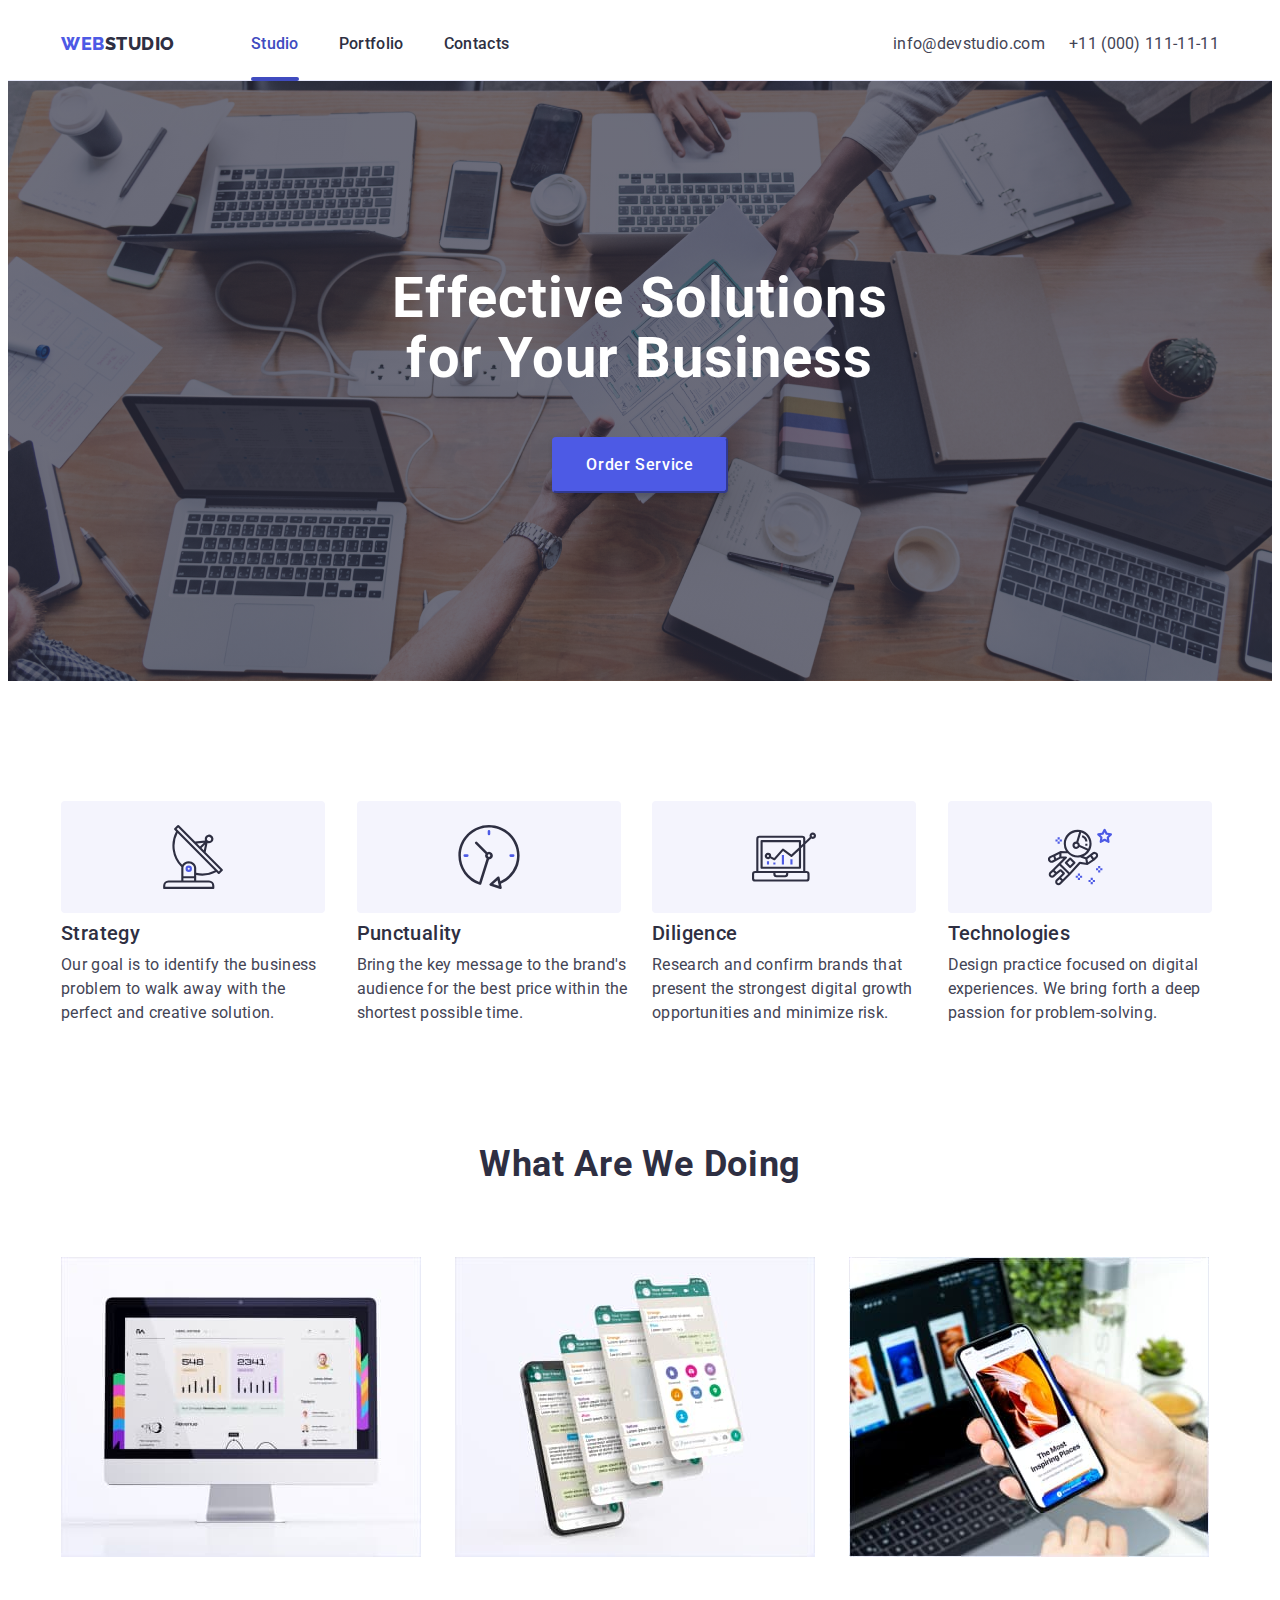
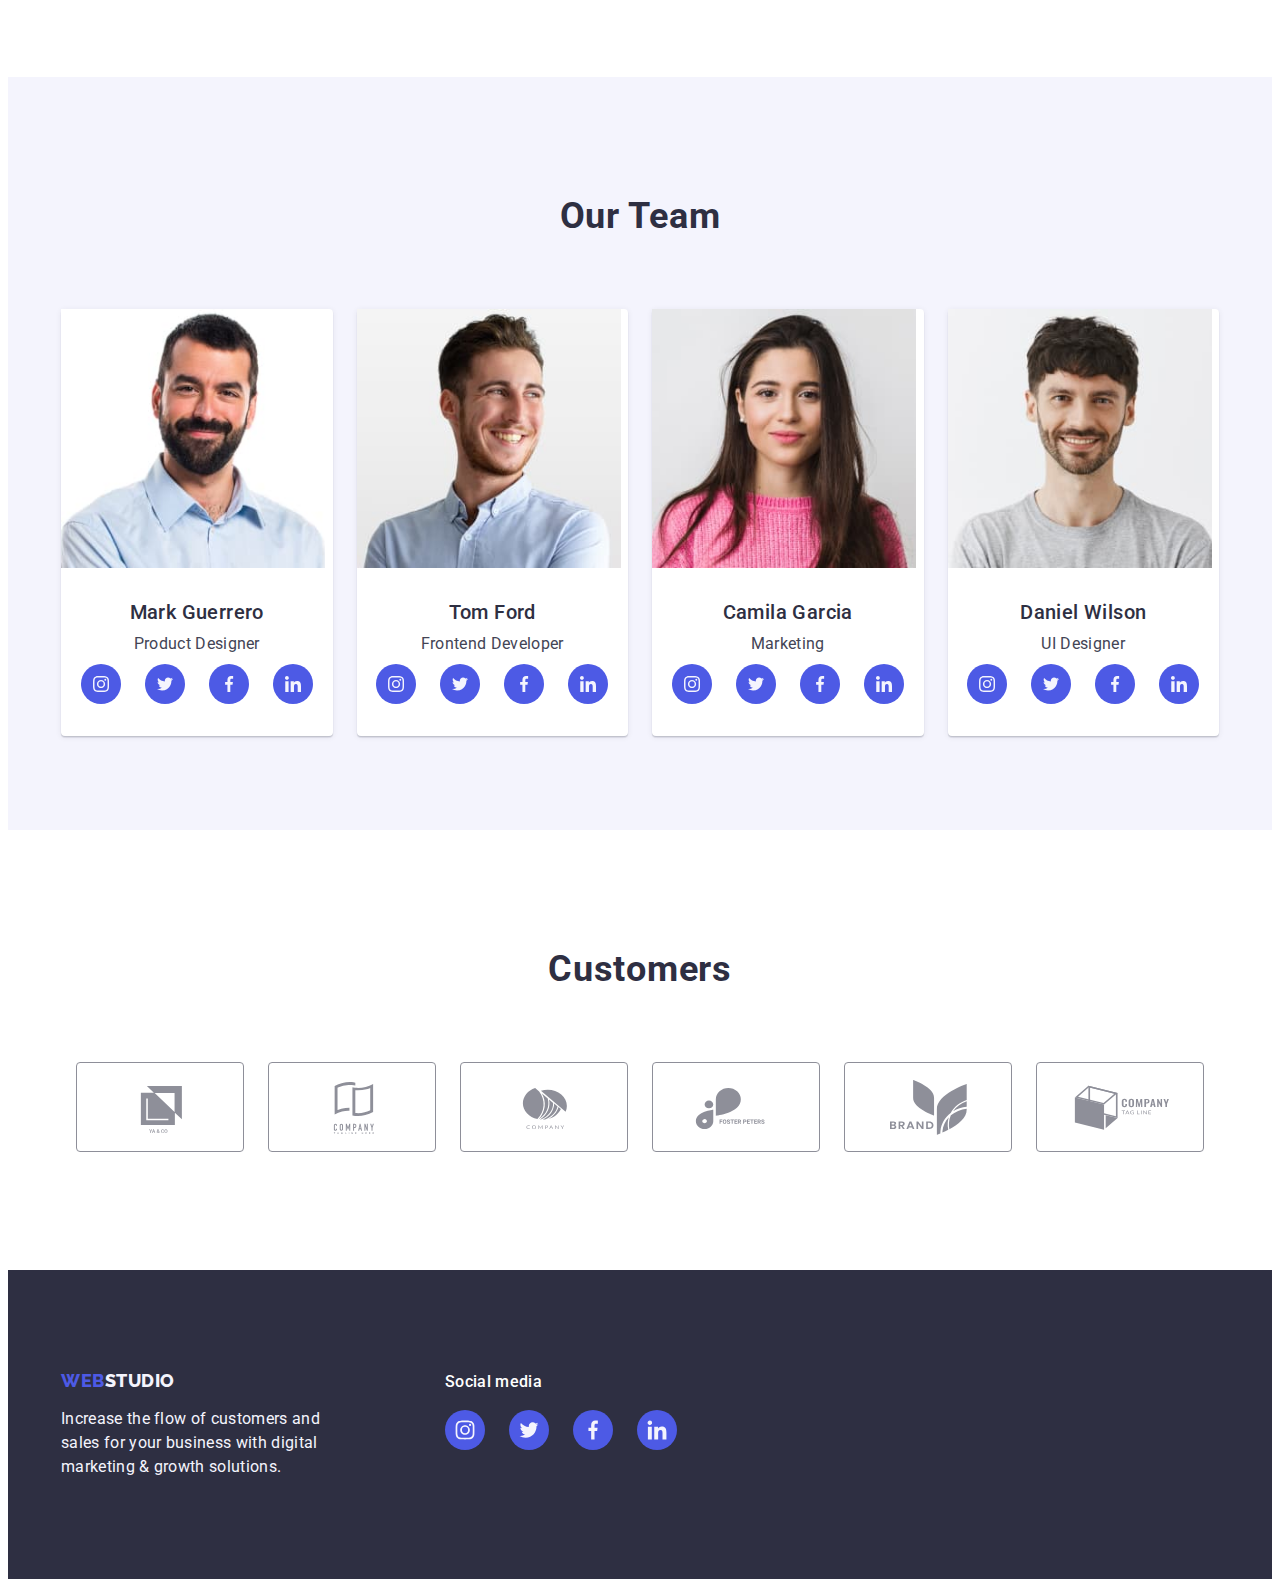
<file: index.html>
<!DOCTYPE html>
<html lang="en">
<head>
    <meta charset="UTF-8"/>
    <meta http-equiv="X-UA-Compatible" content="IE=edge"/>
    <meta name="viewport" content="width=, initial-scale=1.0"/>
    <title>WebStudio</title>
    <link rel="preconnect" href="https://fonts.googleapis.com"/>
    <link rel="preconnect" href="https://fonts.gstatic.com" crossorigin/>
    <link href="https://fonts.googleapis.com/css2?family=Raleway:wght@800&family=Roboto:wght@400;500;700&display=swap" rel="stylesheet"
    />
    <link 
    rel="stylesheet" 
    href="https://cdnjs.cloudflare.com/ajax/libs/modern-normalize/1.1.0/modern-normalize.min.css" 
    integrity="sha512-wpPYUAdjBVSE4KJnH1VR1HeZfpl1ub8YT/NKx4PuQ5NmX2tKuGu6U/JRp5y+Y8XG2tV+wKQpNHVUX03MfMFn9Q==" 
    crossorigin="anonymous" 
    referrerpolicy="no-referrer" />

    <link rel="stylesheet" href="./css/styles.css"/>
</head>
<body>
    <header class="header">
        <div class="container header-container">
            <nav class="header-navigation">
                <a href="./portfolio.html" class="header-logo link">Web<span class="studio-color">Studio</span></a>
                    <ul class="header-list list">
                    <li class="header-item">
                        <a class="header-link link current" href="./index.html">Studio</a>
                    </li>
                    <li class="header-item">
                        <a class="header-link link" href="./portfolio.html">Portfolio</a>
                    </li>
                    <li class="header-item">
                        <a class="header-link link" href="">Contacts</a>
                    </li>
                </ul> 
            </nav>
            <address class="header-address">
                <ul class="header-address-list list">
                    <li class="header-address-item link">
                        <a class="header-address-link link" href="mailto:info@devstudio.com">info@devstudio.com</a>
                    </li>
                    <li class="header-address-item link">
                        <a class="header-address-link link" href="tel:+110001111111">+11 (000) 111-11-11</a>
                    </li>
                </ul>
            </address>
        </div>
    </header>
<main>
    <!-- Effective -->
            <section class="main-hero">
                <div class="container first-section">
                    <h1 class="main-title">Effective Solutions for Your Business</h1>
                    <button type="button" class="modal-btn" data-modal-open>Order Service</button>
                </div>
                </section>
            <!--Second section-->
    <section class="hero">
        <div class="container">
            <h2 class="hero-title" hidden>hiden</h2>
            <div class="hero-section">
            <ul class="list">
                    <li class="hero-link link">
                        <div class="hero-img">
                            <svg class="hero-img-icon" width="64" height="64">
                            <use href="./images/icons2.svg#icon-antenna-1"></use>
                            </svg>
                        </div>
        <h3 class="hero-title">Strategy</h3>
        <p class="hero-text">Our goal is to identify the business problem to walk away with the perfect and creative solution. </p>
                    </li>
                    <li class="hero-link link">
                        <div class="hero-img">
                            <svg class="hero-img-icon" width="64" height="64">
                            <use href="./images/icons2.svg#icon-clock-1-1"></use>
                            </svg>
                        </div>
        <h3 class="hero-title">Punctuality</h3>
        <p class="hero-text">Bring the key message to the brand's audience for the best price within the shortest possible time.</p>
                    </li>
                    <li class="hero-link link">
                        <div class="hero-img">
                            <svg class="hero-img-icon" width="64" height="64">
                            <use href="./images/icons2.svg#icon-diagram-1"></use>
                            </svg>
                        </div>
        <h3 class="hero-title">Diligence</h3>
        <p class="hero-text">Research and confirm brands that present the strongest digital growth opportunities and minimize risk.</p>
                    </li>
                    <li class="hero-link link">
                        <div class="hero-img">
                            <svg class="hero-img-icon" width="64" height="64">
                            <use href="./images/icons2.svg#icon-astronaut-1"></use>
                            </svg>
                        </div>
        <h3 class="hero-title">Technologies</h3>
        <p class="hero-text">Design practice focused on digital experiences. We bring forth a deep passion for problem-solving.</p>
                    </li>
                </ul>
            </div>
            
        </div>
    </section>
    <!-- What are we doing -->
    <section class="section-second">
        <div class="container">
        <h2 class="section-second-title">What are we doing</h2>
        <ul class="section-first-list list ">
            <li class="section-first-link">
                <img src="./images/elements/monitor.jpg" alt="monitor" width="360" height="300">
            </li>
            <li class="section-first-link">
                <img src="./images/elements/phones4.jpg" alt="four phones" width="360" height="300">
            </li>
            <li class="section-first-link">
                <img src="./images/elements/phone.jpg" alt="phone" width="360" height="300"> 
            </li>
        </ul>
        </div>
            </section>
    <!-- Our Team -->
    <section class="section-three">
        <div class="container">
            <h2 class="section-title">Our Team</h2>
            <ul class="section-list list">
                <li class="section-link link">
                    <img src="./images/works/mark-guerrero.jpg" alt="man is designer" width="264" height="286">
                    <div class="section-menu"> 
                        <h3 class="section-three-title">Mark Guerrero</h3>
                        <p class="section-three-text">Product Designer</p>
                    <ul class="section-soc-list list">
                        <li class="section-soc-link">
                            <a class="section-image-link link" href>
                                <svg class="section-soc-icon" widht="16" height="16">
                                    <use href="./images/icons.svg#icon-instagram-2"></use>
                                </svg>
                            </a>
                        </li>
                        <li class="section-soc-link">
                            <a class="section-image-link link" href>
                                <svg class="section-soc-icon" widht="16" height="16">
                                    <use href="./images/icons.svg#icon-twitter-1"></use>
                                </svg>
                            </a>
                        </li>
                        <li class="section-soc-link">
                            <a class="section-image-link link" href>
                                <svg class="section-soc-icon" widht="16" height="16">
                                    <use href="./images/icons.svg#icon-facebook-1"></use>
                                </svg>
                            </a>
                        </li>
                        <li class="section-soc-link">
                            <a class="section-image-link link" href>
                                <svg class="section-soc-icon" widht="16" height="16">
                                    <use href="./images/icons.svg#icon-linkedin-1"></use>
                                </svg>
                            </a>
                        </li>
                    </ul>
                    </div>
                </li>
                <li class="section-link">
                    <img src="./images/works/tom-ford.jpg" alt="man is developer" width="264" height="286">
                    <div class="section-menu">
                        <h3 class="section-three-title">Tom Ford</h3>
                        <p class="section-three-text">Frontend Developer</p>
                        <ul class="section-soc-list list">
                            <li class="section-soc-link">
                                <a class="section-image-link link" href>
                                    <svg class="section-soc-icon" widht="16" height="16">
                                        <use href="./images/icons.svg#icon-instagram-2"></use>
                                    </svg>
                                </a>
                            </li>
                            <li class="section-soc-link">
                                <a class="section-image-link link" href>
                                    <svg class="section-soc-icon" widht="16" height="16">
                                        <use href="./images/icons.svg#icon-twitter-1"></use>
                                    </svg>
                                </a>
                            </li>
                            <li class="section-soc-link">
                                <a class="section-image-link link" href>
                                    <svg class="section-soc-icon" widht="16" height="16">
                                        <use href="./images/icons.svg#icon-facebook-1"></use>
                                    </svg>
                                </a>
                            </li>
                            <li class="section-soc-link">
                                <a class="section-image-link link" href>
                                    <svg class="section-soc-icon" widht="16" height="16">
                                        <use href="./images/icons.svg#icon-linkedin-1"></use>
                                    </svg>
                                </a>
                            </li>
                        </ul>
                    </div>
                </li>
                <li class="section-link">
                    <img src="./images/works/camila-garcia.jpg" alt="wome is marketing" width="264" height="286">
                    <div class="section-menu">
                        <h3 class="section-three-title">Camila Garcia</h3>
                        <p class="section-three-text">Marketing</p>
                        <ul class="section-soc-list list">
                            <li class="section-soc-link">
                                <a class="section-image-link link" href>
                                    <svg class="section-soc-icon" widht="16" height="16">
                                        <use href="./images/icons.svg#icon-instagram-2"></use>
                                    </svg>
                                </a>
                            </li>
                            <li class="section-soc-link">
                                <a class="section-image-link link" href>
                                    <svg class="section-soc-icon" widht="16" height="16">
                                        <use href="./images/icons.svg#icon-twitter-1"></use>
                                    </svg>
                                </a>
                            </li>
                            <li class="section-soc-link">
                                <a class="section-image-link link" href>
                                    <svg class="section-soc-icon" widht="16" height="16">
                                        <use href="./images/icons.svg#icon-facebook-1"></use>
                                    </svg>
                                </a>
                            </li>
                            <li class="section-soc-link">
                                <a class="section-image-link link" href>
                                    <svg class="section-soc-icon" widht="16" height="16">
                                        <use href="./images/icons.svg#icon-linkedin-1"></use>
                                    </svg>
                                </a>
                            </li>
                        </ul>
                    </div>
                </li>
                <li class="section-link">
                <img src="./images/works/daniel-wilson.jpg" alt="man is ui designer" width="264" height="286">
                <div class="section-menu">    
                    <h3 class="section-three-title">Daniel Wilson</h3>
                    <p class="section-three-text">UI Designer</p>
                    <ul class="section-soc-list list">
                        <li class="section-soc-link">
                            <a class="section-image-link link" href>
                                <svg class="section-soc-icon" widht="16" height="16">
                                    <use href="./images/icons.svg#icon-instagram-2"></use>
                                </svg>
                            </a>
                        </li>
                        <li class="section-soc-link">
                            <a class="section-image-link link" href>
                                <svg class="section-soc-icon" widht="16" height="16">
                                    <use href="./images/icons.svg#icon-twitter-1"></use>
                                </svg>
                            </a>
                        </li>
                        <li class="section-soc-link">
                            <a class="section-image-link link" href>
                                <svg class="section-soc-icon" widht="16" height="16">
                                    <use href="./images/icons.svg#icon-facebook-1"></use>
                                </svg>
                            </a>
                        </li>
                        <li class="section-soc-link">
                            <a class="section-image-link link" href>
                                <svg class="section-soc-icon" widht="16" height="16">
                                    <use href="./images/icons.svg#icon-linkedin-1"></use>
                                </svg>
                            </a>
                        </li>
                    </ul>
                </div>
                </li>
            </ul>
        </div>
            </section>

            <!---Customers-->

            <section class="company">
                <div class="company-container container">
                    <h2 class="company-title">Customers</h2>
                        <ul class="company-list list">
                            <li class="company-item">
                                <a class="company-link link" href>                           
                                <svg class="company-icon" width="105" height="56">
                                    <use href="./images/icons1.svg#icon-Logo-3"></use>
                                    </svg>
                                </a>
                            </li>
                            <li class="company-item">
                                <a class="company-link link" href>                           
                                <svg class="company-icon" width="105" height="56">
                                    <use href="./images/icons1.svg#icon-Logo-4"></use>
                                    </svg>
                                </a>
                            </li>
                            <li class="company-item">
                                <a class="company-link link" href>                           
                                <svg class="company-icon" width="105" height="56">
                                    <use href="./images/icons1.svg#icon-Logo-51"></use>
                                    </svg>
                                </a>
                            </li>
                            <li class="company-item">
                                <a class="company-link link" href>                           
                                <svg class="company-icon" width="105" height="56">
                                    <use href="./images/icons1.svg#icon-Logo-6"></use>
                                    </svg>
                                </a>
                            </li>
                            <li class="company-item">
                                <a class="company-link link" href>                           
                                <svg class="company-icon" width="105" height="56">
                                    <use href="./images/icons1.svg#icon-group"></use>
                                    </svg>
                                </a>
                            </li>
                            <li class="company-item">
                                <a class="company-link link" href>                           
                                <svg class="company-icon" width="105" height="56">
                                    <use href="./images/icons1.svg#icon-Logo-8"></use>
                                    </svg>
                                </a>
                            </li>
                        </ul>
                </div>
            </section>
</main> 
<!-- Footer -->
<footer class="footer-main">
    <div class="footer-container container"> 
        <div class="left-container">
            <a href="#" class="footer-main-link link">Web<span class="footer-studio-color link">Studio</span></a>
            <p class="footer-main-text">Increase the flow of customers and sales for your business with digital marketing & growth solutions.</p>
        </div>
        <div class="container-social">
            <p class="footer-social">Social media</p>
            <ul class="footer-social-list list">
                <li class="footer-social-item">
                    <a class="footer-social-link link" href>
                    <svg class="footer-social-icon" widht="24" height="24">
                        <use href="./images/icons.svg#icon-instagram-2"></use>
                    </svg>
                    </a>
                </li>
                <li class="footer-social-item">
                    <a class="footer-social-link link" href>
                    <svg class="footer-social-icon" widht="24" height="24">
                        <use href="./images/icons.svg#icon-twitter-1"></use>
                    </svg>
                    </a>
                </li>
                <li class="footer-social-item">
                    <a class="footer-social-link link" href>
                    <svg class="footer-social-icon" widht="24" height="24">
                        <use href="./images/icons.svg#icon-facebook-1"></use>
                    </svg>
                    </a>
                </li>
                <li class="footer-social-item">
                    <a class="footer-social-link link" href>
                    <svg class="footer-social-icon" widht="24" height="24">
                        <use href="./images/icons.svg#icon-linkedin-1"></use>
                    </svg>
                    </a>
                </li>
            </ul>
        </div>
    </div>
    </footer>
    <div class="backdrop is-hidden" data-modal>
        <div class="modal">
            <button type="button" class="modal-close-btn" data-modal-close>
                <svg class="modal-close-btn-icon button-icon" widht="8" height="8">
                    <use href="./images/icons.svg#icon-close-black-18dp-2-1"></use>
                </svg>
            </button>
        </div>
    </div>
    <script src="./js/modal.js"></script>
</body>
</html>
</file>
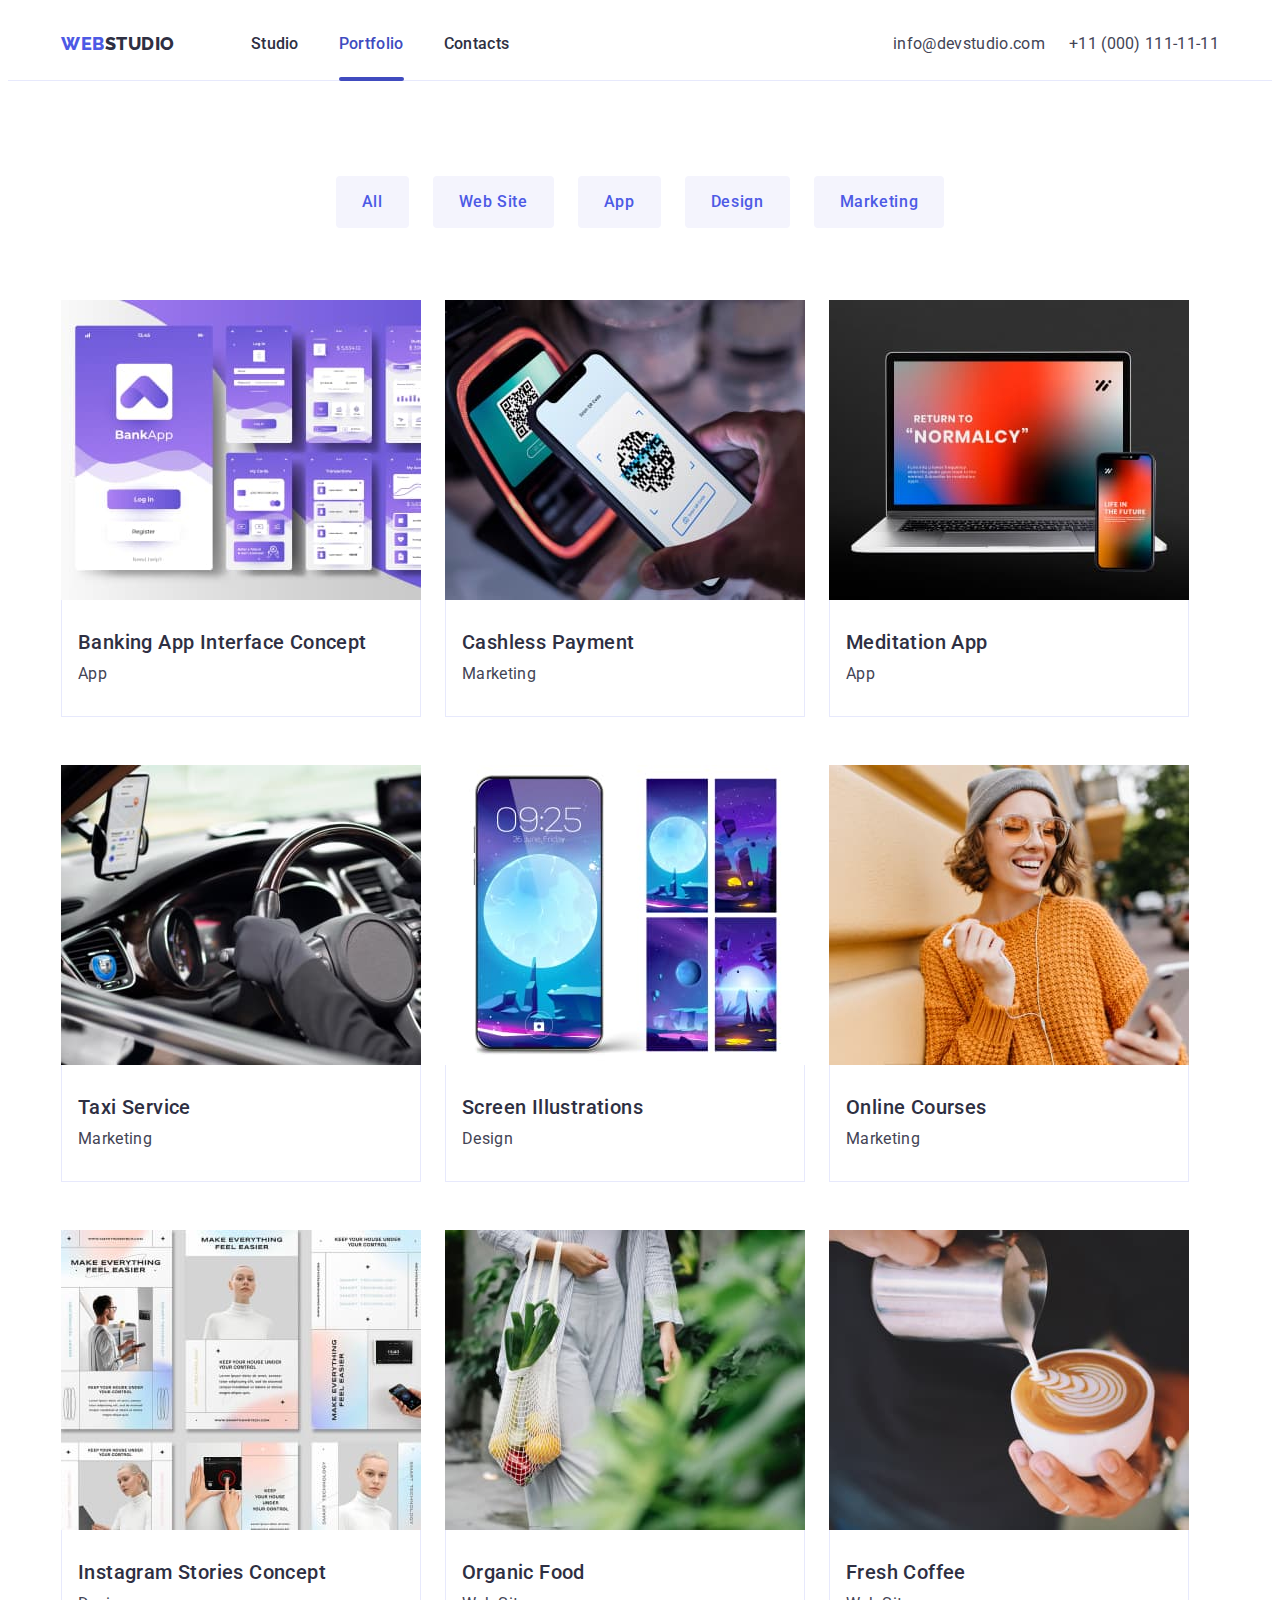
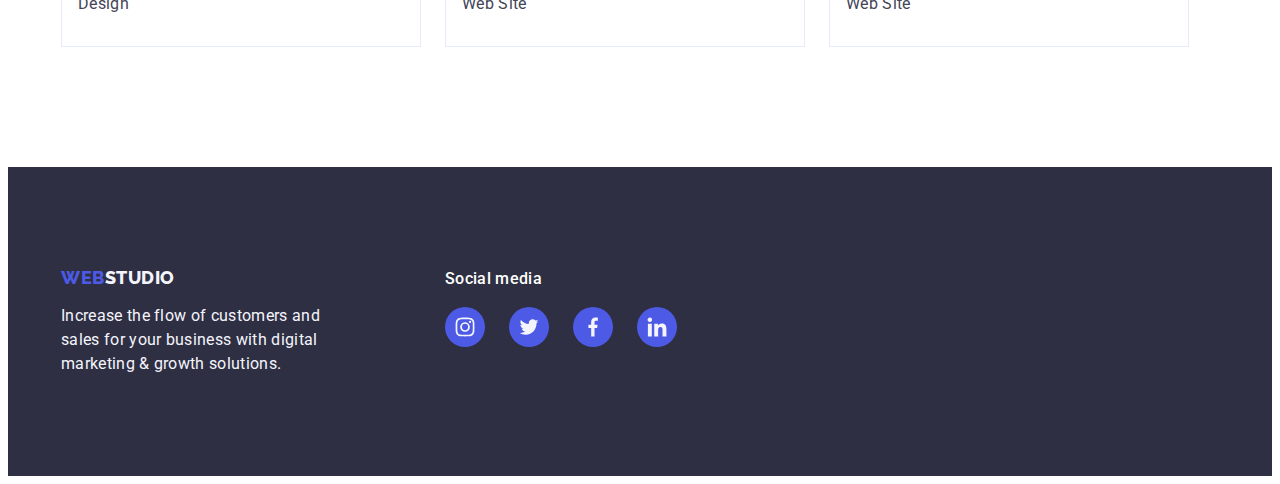
<file: portfolio.html>
<!DOCTYPE html>
<html lang="en">
<head>
    <meta charset="UTF-8">
    <meta http-equiv="X-UA-Compatible" content="IE=edge">
    <meta name="viewport" content="width=device-width, initial-scale=1.0">
    <title>WebStudio</title>
    <link rel="preconnect" href="https://fonts.googleapis.com"/>
    <link rel="preconnect" href="https://fonts.gstatic.com" crossorigin/>
    <link href="https://fonts.googleapis.com/css2?family=Raleway:wght@800&family=Roboto:wght@400;500;700&display=swap" rel="stylesheet"
    />
    <link 
    rel="stylesheet" 
    href="https://cdnjs.cloudflare.com/ajax/libs/modern-normalize/1.1.0/modern-normalize.min.css"
    integrity="sha512-wpPYUAdjBVSE4KJnH1VR1HeZfpl1ub8YT/NKx4PuQ5NmX2tKuGu6U/JRp5y+Y8XG2tV+wKQpNHVUX03MfMFn9Q=="
    crossorigin="anonymous" 
    referrerpolicy="no-referrer" />

    <link rel="stylesheet" href="./css/styles.css"/>
</head>
<body>
    <header class="header">
        <div class="container header-container">
            <nav class="header-navigation">
                    <a href="index.html" class="header-logo link">Web<span class="studio-color">Studio</span></a>
                    <ul class="header-list list">
                    <li class="header-item">
                        <a class="header-link link" href="./index.html">Studio</a>
                    </li>
                    <li class="menu-item">
                        <a class="header-link link current" href="./portfolio.html">Portfolio</a>
                    </li>
                    <li class="menu-item">
                        <a class="header-link link" href="">Contacts</a>
                    </li>
                </ul> 
            </nav>
                <address class="header-address">
                <ul class="header-address-list list">
                    <li class="header-address-item link">
                        <a class="header-address-link link" href="mailto:info@devstudio.com">info@devstudio.com</a>
                    </li>
                    <li class="header-address-item link">
                        <a class="header-address-link link" href="tel:+110001111111">+11 (000) 111-11-11</a>
                    </li>
                </ul>
            </address>
        </div>
            </header>
    <main>

        <!--Button and Pictures-->
        <section class="main-portfolio">
            <div class="container container-filter">
                <h1 hidden>Gallery</h1>
                <ul class="filter-list list">
                <li class="filter-item">
                <button type="button" class="filter-btn">All</button>
                </li>
                <li class="filter-item">
                <button type="button" class="filter-btn">Web Site</button>
                </li>
                <li class="filter-item">
                <button type="button" class="filter-btn">App</button>
                </li>
                <li class="filter-item">
                <button type="button" class="filter-btn">Design</button>
                </li>
                <li class="filter-item">
                <button type="button" class="filter-btn">Marketing</button>
                </li>                                   
            </ul>
            </div>

            <div class="container">
                <ul class="category-list">
                    <li class="category-item item">
                        <a href="#" class="category-link link">
                            <div class="category-top-wrap">
                                <img src="./images/portfolio/web-industry/banking.jpg" alt="Banking interface" width="360" height="300">
                                <p class="category-top-text">14 Stylish and User-Friendly App Design Concepts · Task Manager App · Calorie Tracker App · Exotic Fruit Ecommerce App · Cloud Storage App</p>
                            </div>
                            <div class="category-menu">
                                <h2 class="category-title">Banking App Interface Concept</h2> 
                                <p class="category-text">App</p> 
                            </div>    
                        </a>
                    </li>
                    <li class="category-item item">
                        <a href="#" class="category-link link">
                            <div class="category-top-wrap">
                            <img src="./images/portfolio/web-industry/payment.jpg" alt="PayPass" width="360" height="300">
                            <p class="category-top-text">14 Stylish and User-Friendly App Design Concepts · Task Manager App · Calorie Tracker App · Exotic Fruit Ecommerce App · Cloud Storage App</p>
                            </div>
                            <div class="category-menu">
                                <h2 class="category-title">Cashless Payment</h2>
                                <p class="category-text">Marketing</p>
                            </div>
                        </a>
                    </li>
                    <li class="category-item item">
                        <a href="#" class="category-link link">
                            <div class="category-top-wrap">
                            <img src="./images/portfolio/web-industry/meditation-app.jpg" alt="Laptop and phone" width="360" height="300">
                            <p class="category-top-text">14 Stylish and User-Friendly App Design Concepts · Task Manager App · Calorie Tracker App · Exotic Fruit Ecommerce App · Cloud Storage App</p>
                            </div>
                            <div class="category-menu">
                                <h2 class="category-title">Meditation App</h2>
                                <p class="category-text">App</p>
                            </div>
                        </a>
                    </li>
                    <li class="category-item item">
                        <a href="#" class="category-link link">
                            <div class="category-top-wrap">
                            <img src="./images/portfolio/web-industry/taxi-service.jpg" alt="Work in the taxi" width="360" height="300">
                            <p class="category-top-text">14 Stylish and User-Friendly App Design Concepts · Task Manager App · Calorie Tracker App · Exotic Fruit Ecommerce App · Cloud Storage App</p>
                            </div>
                            <div class="category-menu">
                                <h2 class="category-title">Taxi Service</h2>
                                <p class="category-text">Marketing</p>
                            </div>
                        </a>
                    </li>
                    <li class="category-item item">
                        <a href="#" class="category-link link">
                            <div class="category-top-wrap">
                            <img src="./images/portfolio/web-industry/screen.jpg" alt="Many screens" width="360" height="300">
                            <p class="category-top-text">14 Stylish and User-Friendly App Design Concepts · Task Manager App · Calorie Tracker App · Exotic Fruit Ecommerce App · Cloud Storage App</p>
                            </div>
                            <div class="category-menu">
                                <h2 class="category-title">Screen Illustrations</h2>
                                <p class="category-text">Design</p>
                            </div>                           
                        </a>
                    </li>
                    <li class="category-item item">
                        <a href="#" class="category-link link">
                            <div class="category-top-wrap">
                            <img src="./images/portfolio/web-industry/online-courses.jpg" alt="Learning online" width="360" height="300">
                            <p class="category-top-text">14 Stylish and User-Friendly App Design Concepts · Task Manager App · Calorie Tracker App · Exotic Fruit Ecommerce App · Cloud Storage App</p>
                            </div>
                            <div class="category-menu">
                                <h2 class="category-title">Online Courses</h2>
                                <p class="category-text">Marketing</p>
                            </div>
                        </a>
                    </li>
                    <li class="category-item item">
                        <a href="#" class="category-link link">
                            <div class="category-top-wrap">
                            <img src="./images/portfolio/web-industry/instagram.jpg" alt="Instagram stories" width="360" height="300">
                            <p class="category-top-text">14 Stylish and User-Friendly App Design Concepts · Task Manager App · Calorie Tracker App · Exotic Fruit Ecommerce App · Cloud Storage App</p>
                            </div>
                            <div class="category-menu">
                                <h2 class="category-title">Instagram Stories Concept</h2>
                                <p class="category-text">Design</p>
                            </div>
                        </a>
                    </li>
                    <li class="category-item item">
                        <a href="#" class="category-link link">
                            <div class="category-top-wrap">
                            <img src="./images/portfolio/web-industry/organic-food.jpg" alt="Fruits and vegetables" width="360" height="300">
                            <p class="category-top-text">14 Stylish and User-Friendly App Design Concepts · Task Manager App · Calorie Tracker App · Exotic Fruit Ecommerce App · Cloud Storage App</p>
                            </div>
                            <div class="category-menu">
                                <h2 class="category-title">Organic Food</h2>
                                <p class="category-text">Web Site</p>
                            </div>  
                        </a>
                    </li>
                    <li class="category-item item">
                        <a href="#" class="category-link link">
                            <div class="category-top-wrap">
                            <img src="./images/portfolio/web-industry/coffee.jpg" alt="Make coffee" width="360" height="300">
                            <p class="category-top-text">14 Stylish and User-Friendly App Design Concepts · Task Manager App · Calorie Tracker App · Exotic Fruit Ecommerce App · Cloud Storage App</p>
                            </div>
                            <div class="category-menu">
                                <h2 class="category-title">Fresh Coffee</h2>
                                <p class="category-text">Web Site</p>
                            </div>
                        </a>
                    </li>
                </ul>
            </div>            
    </section>
    </main>
    <!-- Footer -->
    <footer class="footer-main">
    <div class="footer-container container"> 
        <div class="left-container">
            <a href="#" class="footer-main-link link">Web<span class="footer-studio-color link">Studio</span></a>
            <p class="footer-main-text">Increase the flow of customers and sales for your business with digital marketing & growth solutions.</p>
        </div>
        <div class="container-social">
            <p class="footer-social">Social media</p>
            <ul class="footer-social-list list">
                <li class="footer-social-item">
                    <a class="footer-social-link link" href>
                    <svg class="footer-social-icon" widht="24" height="24">
                        <use href="./images/icons.svg#icon-instagram-2"></use>
                    </svg>
                    </a>
                </li>
                <li class="footer-social-item">
                    <a class="footer-social-link link" href>
                    <svg class="footer-social-icon" widht="24" height="24">
                        <use href="./images/icons.svg#icon-twitter-1"></use>
                    </svg>
                    </a>
                </li>
                <li class="footer-social-item">
                    <a class="footer-social-link link" href>
                    <svg class="footer-social-icon" widht="24" height="24">
                        <use href="./images/icons.svg#icon-facebook-1"></use>
                    </svg>
                    </a>
                </li>
                <li class="footer-social-item">
                    <a class="footer-social-link link" href>
                    <svg class="footer-social-icon" widht="24" height="24">
                        <use href="./images/icons.svg#icon-linkedin-1"></use>
                    </svg>
                    </a>
                </li>
            </ul>
        </div>
    </div>
    </footer>
</body>
</html>
</file>
<file: css/styles.css>
:root {
--main-title-color: #FFFFFF;
--third-tittle-color: #4D5AE5;
--color-span: #2E2F42;
--color-adress: #434455;
--footer-color: #E7E9FC;
--products-color: #404BBF;
--backgraund-fon: #F4F4FD;
--company-bg: #2196F3;
--bg-gradient: linear-gradient(
rgba(46, 47, 66, 0.7),
rgba(46, 47, 66, 0.7));
--company-color: #8E8F99;
--focus-icon-color: #31D0AA; 
}

p,h1,h2,h3,h4,h5,h6 {
margin: 0;
} 

button {
cursor: pointer;
}

address {
font-style: normal;
}


body {
font-family: 'Roboto', sans-serif;
background: var(--main-title-color);
color: #434455;
}

img {
display: block;
max-width: 100%;
height: auto;
} 

.font {
font-style: normal;
}

ul {
margin: 0;
padding-left: 0;
}

.list {
list-style: none;
display: flex;
gap: 24px;
justify-content: center;
}

.link {
text-decoration: none;
}

.link:hover, link:focus {
color:var(--products-color);
}

.container {
width: 1158px;
padding-left: 15px;
padding-right: 15px; 
margin: 0 auto;
}


.title {
font-weight: 500;
font-size: 20px;
line-height: 1.2;
letter-spacing: 0.02em;
}



/*....... Header.......*/
.header {
border-bottom: 1px solid #E7E9FC;
}

.header-container {
display: flex;
align-items: center;
}

.header-navigation {
display: flex;
align-items: center;
margin-right: auto;
}

.header-logo {
font-family: 'Raleway', sans-serif;
font-weight: 800;
font-size: 18px;
line-height: 1.17;
letter-spacing: 0.03em;
text-transform: uppercase;
color:var(--third-tittle-color);
margin-right: 76px;
padding-top: 24px;
padding-bottom: 24px;
}

.studio-color {
color: var(--color-span);
}

.header-link {
font-weight: 500;
font-size: 16px;
line-height: 1.5;
letter-spacing: 0.02em;
color: var(--color-span);
transition: color 250ms cubic-bezier(0.4, 0, 0.2, 1);
}

.header-list {
display: flex;
gap: 40px;
padding-top: 24px;
padding-bottom: 24px;}


.header-link:hover,
.header-link:focus {
color:var(--products-color);
}

.current {
color:var(--products-color);
}

.header-address-link {
font-size: 16px;
line-height: 1.5;
letter-spacing: 0.02em;
color:var(--color-adress);
gap: 40px;
padding-top: 24px;
padding-bottom: 24px;
transition: color 250ms cubic-bezier(0.4, 0, 0.2, 1);
}

.header-address-link:hover,
.header-address-link:focus {
color:var(--products-color);
}

.current {
    position: relative;
}

.current::after {
    content: '';
    position: absolute;
    left: 0px;
    bottom: -28px;
    width: 100%;
    height: 4px;
    border-radius: 2px;
    background-color: #404BBF;
}
/**......Effective....*/

.main-hero {
background-color: var(--color-span);
background-image: var(--bg-gradient), url(../images/header-bg.jpg);
background-repeat: no-repeat;
background-position: center;
background-size: cover;
padding-top: 188px;
padding-bottom: 188px;
max-width: 1440px;
margin-right: auto;
margin-left: auto;
}

.main-title {
font-size: 56px;
line-height: 1.07;
letter-spacing: 0.02em;
text-align: center;
color:var(--main-title-color);
margin: 0 auto;
max-width: 496px;
}


.modal-btn {
background-color: var(--third-tittle-color);
display:block;
margin: 0 auto;
display: flex;
margin-top: 48px;

border-color:var(--third-tittle-color);
min-width: 169px;
height: 56px;
box-shadow: 0px 4px 4px rgba(0, 0, 0, 0.15);
border-radius: 4px;
}


.modal-btn {
font-family: 'Roboto', sans-serif;
font-weight: 500;
font-size: 16px;
line-height: 1.5;
letter-spacing: 0.04em;
color: var(--main-title-color);
display: flex;
align-items: center;
padding: 16px 32px 16px;
transition: color 250ms cubic-bezier(0.4, 0, 0.2, 1),
background-color 250ms cubic-bezier(0.4, 0, 0.2, 1);
}

.modal-btn:hover,
.modal-btn:focus {
color:var(--main-title-color);
}

.modal-btn:hover,
.modal-btn:focus {
background-color: var(--products-color);
}


/*----Second section----*/
.hero {
padding-top: 120px;
padding-bottom: 120px;

}

.hero-img {
background-color: var(--backgraund-fon);
display: flex;
align-items: center;
justify-content: center;
width: 264px;
height: 112px;
margin-bottom: 8px;
border-radius: 4px;
}


.hero-title {
font-weight: 500;
font-size: 20px;
line-height: 1.2;
letter-spacing: 0.02em;
color:var(--color-span);
margin-bottom: 8px;
}

.hero-link {
width: calc((100% - 72px) / 4);
}


.hero-text {
font-size: 16px;
line-height: 1.5;
letter-spacing: 0.02em;
color:var(--color-adress);
}


/*-----What are we doing---*/
.section-second {
padding-bottom: 120px;
}


.section-first-link {
width: calc((100% - 48px) / 3);
}


.section-second-title {
font-size: 36px;
line-height: 1.11;
text-align: center;
letter-spacing: 0.02em;
text-transform: capitalize;
color: var(--color-span);
margin-bottom: 72px;
}



/**---Our Team--*/
.section-three {
background-color:var(--backgraund-fon);
padding-top: 120px;
padding-bottom: 94px;
}


.section-title {
font-size: 36px;
line-height: 1.11;
text-align: center;
letter-spacing: 0.02em;
text-transform: capitalize;
color: var(--color-span);
margin-bottom: 72px;
}


.section-link {
background-color:var(--main-title-color);
width: calc((100% - 72px) / 4);
box-shadow: 0px 1px 6px 
rgba(46, 47, 66, 0.08), 0px 1px 1px 
rgba(46, 47, 66, 0.16), 0px 2px 1px 
rgba(46, 47, 66, 0.08);
border-radius: 4px;
}

.section-menu {
border-radius: 0px 0px 4px 4px;
padding-top: 32px;
padding-bottom: 32px;  


}

.section-three-title {
font-weight: 500;
font-size: 20px;
line-height: 1.2;
letter-spacing: 0.02em;
color: var(--color-span);
text-align: center;
}


.section-three-text {
font-size: 16px;
line-height: 1.5;
letter-spacing: 0.02em;
color: var(--color-adress);
text-align: center;
margin-top: 8px;
margin-bottom: 8px;
}

.section-soc-list {
display: flex;
justify-content: center;
gap: 24px;
}


.section-soc-link {
width: 40px;
height: 40px;
}

.section-image-link {
width: 100%;
height: 100%;
border-radius: 50%;
background-color:var(--third-tittle-color);
display: flex;
align-items: center;
justify-content: center;
transition: background-color 250ms cubic-bezier(0.4, 0, 0.2, 1);
}


.section-image-link:hover,
.section-image-link:focus {
background-color:var(--products-color);
}

.section-soc-icon {
fill:var(--main-title-color);
}


/*---Customers--*/

.company {
padding-top: 120px;
padding-bottom: 120px;
}

.company-title {
font-family: 'Roboto';
font-size: 36px;
line-height: 1.11;
text-align: center;
letter-spacing: 0.02em;
text-transform: capitalize;
color:var(--color-span);
margin-bottom: 72px;
}


.company-list {
justify-content: center;
gap: 24px;
}

.company-item {
width: 168px;
height: 88px;
display: flex;
}

.company-link {
width: 100%;
height: 100%;
border: 1px solid currentColor;
border-radius: 4px;
display: flex;
align-items: center;
justify-content: center;
color: var(--company-color);
transition: color 250ms cubic-bezier(0.4, 0, 0.2, 1),
border-color 250ms cubic-bezier(0.4, 0, 0.2, 1);
}

.company-link:hover,
.company-link:focus {
color: var(--third-tittle-color);
border-color: var(--third-tittle-color);
}

.company-icon {
fill: currentColor;
}


/*-- Footer --*/
.footer-main {
background-color: var(--color-span);
padding-top: 100px;
padding-bottom: 100px;
}

.footer-container {
display: flex;
gap: 120px;
}


.footer-main-link {
font-family: 'Raleway', sans-serif;
font-weight: 800;
font-size: 18px;
line-height: 1.17;
letter-spacing: 0.03em;
text-transform: uppercase;
text-decoration: none;
color:var(--third-tittle-color);
display: flex;
margin-bottom: 16px;
transition: color 250ms cubic-bezier(0.4, 0, 0.2, 1);
}

.footer-studio-color {
color:var(--backgraund-fon);
}

.footer-main-text {
font-size: 16px;
line-height: 1.5;
letter-spacing: 0.02em;
color: var(--backgraund-fon);
max-width: 264px;
}

.footer-main-link:hover,
.footer-main-link:focus {
color:var(--products-color);
}


.footer-social {
font-family: 'Roboto';
font-weight: 500;
font-size: 16px;
line-height: 1.5;
letter-spacing: 0.02em;
color:var(--main-title-color);
margin-bottom: 16px;
}

.footer-social-list {
display: flex;
list-style: none;
}

.footer-social-item {
width: 40px;
height: 40px;
}


.footer-social-link {
width: 100%;
height: 100%;
border-radius: 50%;
background-color:var(--third-tittle-color);
display: flex;
align-items: center;
justify-content: center;
transition: background-color 250ms cubic-bezier(0.4, 0, 0.2, 1);
}

.footer-social-link:hover,
.footer-social-link:focus {
background-color:var(--focus-icon-color);
}

.footer-social-icon {
fill:var(--backgraund-fon);
width: 20px;
height: 20px;
background-position: center center;
}


/*--Portfolio--*/
.main-portfolio {
padding-top: 95px;
padding-bottom: 120px;
}


.filter-list {
justify-content: center;
display:block;
margin: 0 auto;
display: flex;
}

.filter-btn {
font-weight: 500;
font-family: 'Roboto', sans-serif;
font-size: 16px;
line-height: 1.5;
letter-spacing: 0.04em;
color: var(--third-tittle-color);
cursor: pointer;
}

.filter-btn {
background:var(--backgraund-fon);
border-color:transparent;
border-radius: 4px;
min-width: 69px;
justify-content: space-between;
padding: 12px 24px 12px 24px;
transition: background-color 250ms cubic-bezier(0.4, 0, 0.2, 1),
color 250ms cubic-bezier(0.4, 0, 0.2, 1),
box-shadow 250ms cubic-bezier(0.4, 0, 0.2, 1);
}


.filter-btn:hover,
.filter-btn:focus {
background-color: var(--products-color);
color:var(--main-title-color);
box-shadow: 0px 3px 1px 
rgba(0, 0, 0, 0.1), 0px 2px 1px
rgba(0, 0, 0, 0.08), 0px 2px 2px 
rgba(0, 0, 0, 0.12);
}




.category-list {
list-style: none;
display: flex;
flex-wrap: wrap;
margin-top: 72px;
gap: 48px 24px;
}

.category-link {
width: calc((100% - 48px) / 3);
transition: transform 250ms cubic-bezier(0.4, 0, 0.2, 1);
}

.category-item {
display: block;
transition: box-shadow 250ms cubic-bezier(0.4, 0, 0.2, 1);
}

.category-top-wrap {
position: relative;
overflow: hidden;
}

.category-item:hover,
.category-item:focus {
box-shadow: 
0px 1px 6px rgba(46, 47, 66, 0.08),
0px 1px 1px rgba(46, 47, 66, 0.16),
0px 2px 1px rgba(46, 47, 66, 0.08);
}

.category-link:hover .category-top-text,
.category-link:focus .category-top-text 
{
transform: translate(0, 0);
}

.category-top-text {
position: absolute;
top: 0;
font-size: 16px;
line-height: 1.5;
letter-spacing: 0.02em;
color: var(--backgraund-fon);
background-color: var(--third-tittle-color);
padding: 40px 32px 164px 32px;
height: 100%;
transform: translateY(100%);
transition: transform 250ms linear;
}

.category-menu {
padding-top: 30px;
padding-bottom: 30px;
padding-left: 16px;
align-content: flex-start;
border: 1px solid  #E7E9FC;
border-top: none;
}

.category-title {
font-weight: 500;
font-size: 20px;
line-height: 1.2;
letter-spacing: 0.02em;
color:var(--color-span);
display: flex;
margin-bottom: 8px;
}

.category-text {
font-size: 16px;
line-height: 1.5;
letter-spacing: 0.02em;
color:var(--color-adress);
}



/*--Modal-window--*/

.backdrop {
    position: fixed;
    top: 0;
    left: 0;
    z-index: 100;
    width: 100%;
    height: 100%;
    background-color: #2E2F42;
    background: rgba(46, 47, 66, 0.4);
    transition: opacity 250ms linear, visibility 250ms linear;
}

.modal {
width: 408px;
min-height: 576px;
background-color: #FCFCFC;
border-radius: 4px;
position: absolute;
left: 50%;
top: 50%;
transform: translate(-50%, -50%) scale(1) rotate(0);
transition: transform 300ms linear;
padding: 20px;
}

.backdrop.is-hidden .modal {
transform: translate(-50%, -50%) scaleY(0) rotate(-15deg);
}

.modal-close-btn {
display: flex;
justify-content: center;
align-items: center;
position: absolute;
top: 24px;
right: 24px;
width: 24px;
height: 24px;
border-radius: 50%;
background-color: transparent;
background: #E7E9FC;
border: 1px solid rgba(0, 0, 0, 0.1);
transition: background-color 250ms cubic-bezier(0.4, 0, 0.2, 1), 
fill 250ms cubic-bezier(0.4, 0, 0.2, 1);
}

.modal-close-btn:hover,
.modal-close-btn:focus {
background-color: var(--third-tittle-color);
fill: var(--main-title-color);
}

.is-hidden {
opacity: 0;
visibility: hidden;
pointer-events: none;
}
</file>
